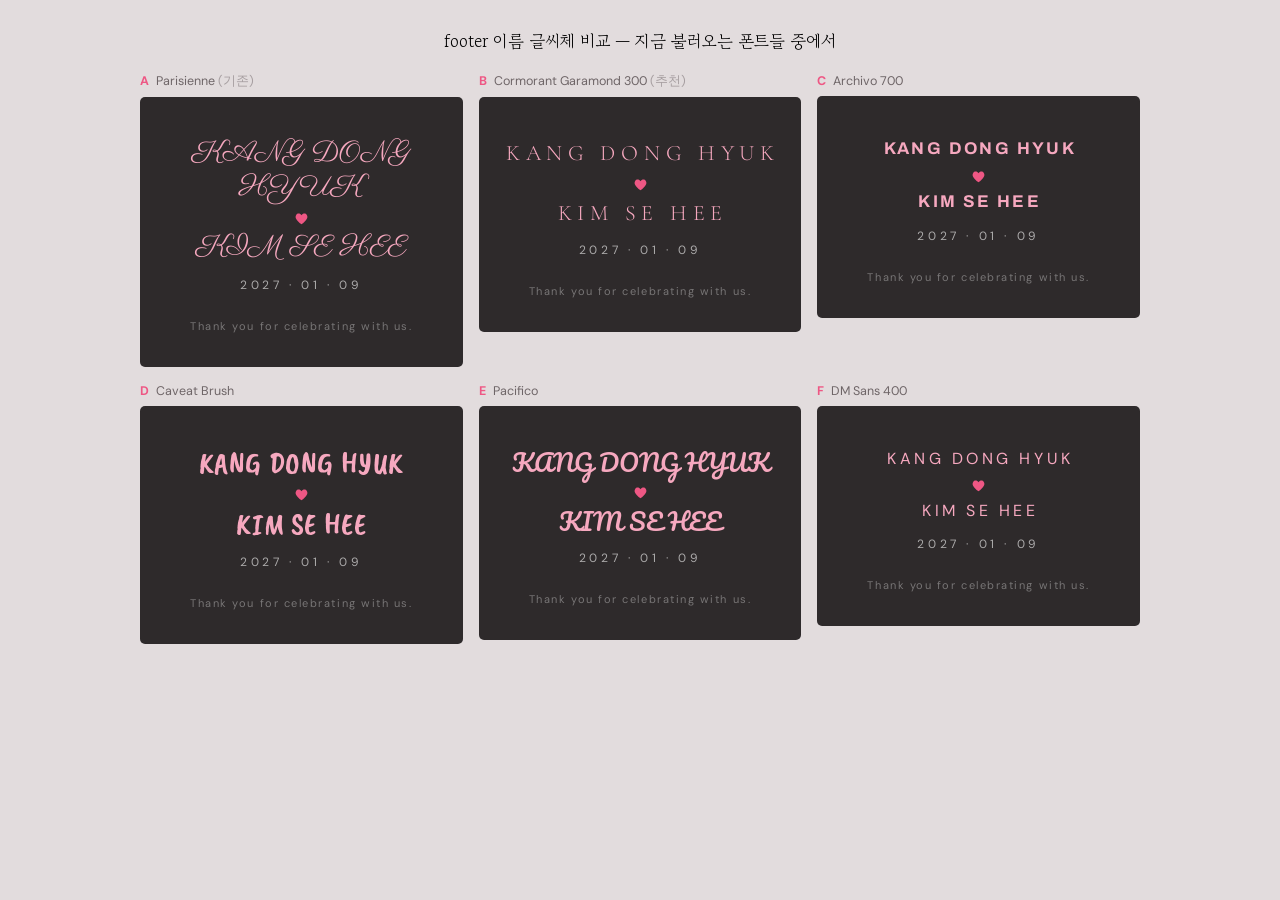
<file: 글씨체비교.html>
<!DOCTYPE html><html lang="ko"><head><meta charset="UTF-8">
<meta name="viewport" content="width=device-width,initial-scale=1">
<title>footer 글씨체 비교</title>
<link rel="preconnect" href="https://fonts.googleapis.com">
<link rel="preconnect" href="https://fonts.gstatic.com" crossorigin>
<link href="https://fonts.googleapis.com/css2?family=Archivo:wght@700&family=Caveat+Brush&family=Cormorant+Garamond:wght@300;400&family=DM+Sans:wght@400&family=Gowun+Batang&family=Pacifico&family=Parisienne&display=swap" rel="stylesheet">
<style>
 body{margin:0;padding:28px 16px 60px;background:#E2DCDD;font-family:'Gowun Batang',serif;}
 h1{max-width:1000px;margin:0 auto 20px;font-size:17px;font-weight:400;text-align:center;}
 .grid{display:flex;flex-wrap:wrap;gap:16px;max-width:1000px;margin:0 auto;}
 .card{flex:1 1 300px;}
 .lab{margin:0 0 7px;font-size:12.5px;color:#6E6567;font-family:'DM Sans',sans-serif;}
 .lab b{color:#EE5784;margin-right:4px;}
 .lab i{color:#A79FA1;font-style:normal;}
 .ft{background:#2E2A2B;color:#fff;text-align:center;padding:40px 20px 34px;border-radius:5px;}
 .names{margin:0;color:#F6A8BF;}
 .names span{display:block;}
 .names .h{display:block;width:15px;height:14px;margin:7px auto 6px;fill:#EE5784;}
 .date{margin:12px 0 0;font-family:'DM Sans',sans-serif;font-size:12px;letter-spacing:.3em;opacity:.6;}
 .copy{margin:26px 0 0;font-family:'DM Sans',sans-serif;font-size:11px;letter-spacing:.14em;opacity:.35;}
</style></head><body>
<h1>footer 이름 글씨체 비교 — 지금 불러오는 폰트들 중에서</h1>
<div class="grid">
  <div class="card">
    <p class="lab"><b>A</b> Parisienne <i>(기존)</i></p>
    <div class="ft">
      <p class="names" style="font-family:'Parisienne',cursive;font-size:28px;line-height:1.2;"><span>KANG DONG HYUK</span><svg viewBox="0 0 24 22" class="h"><path d="M12 21 C3.5 14.5 1 10 3.5 6 C5.6 2.7 10 3.2 12 6.5 C14 3.2 18.4 2.7 20.5 6 C23 10 20.5 14.5 12 21 Z"/></svg><span>KIM SE HEE</span></p>
      <p class="date">2027 · 01 · 09</p>
      <p class="copy">Thank you for celebrating with us.</p>
    </div>
  </div>
  <div class="card">
    <p class="lab"><b>B</b> Cormorant Garamond 300 <i>(추천)</i></p>
    <div class="ft">
      <p class="names" style="font-family:'Cormorant Garamond',serif;font-weight:300;font-size:22px;letter-spacing:.26em;text-indent:.26em;line-height:1.5;"><span>KANG DONG HYUK</span><svg viewBox="0 0 24 22" class="h"><path d="M12 21 C3.5 14.5 1 10 3.5 6 C5.6 2.7 10 3.2 12 6.5 C14 3.2 18.4 2.7 20.5 6 C23 10 20.5 14.5 12 21 Z"/></svg><span>KIM SE HEE</span></p>
      <p class="date">2027 · 01 · 09</p>
      <p class="copy">Thank you for celebrating with us.</p>
    </div>
  </div>
  <div class="card">
    <p class="lab"><b>C</b> Archivo 700</p>
    <div class="ft">
      <p class="names" style="font-family:'Archivo',sans-serif;font-weight:700;font-size:17px;letter-spacing:.14em;text-indent:.14em;line-height:1.55;"><span>KANG DONG HYUK</span><svg viewBox="0 0 24 22" class="h"><path d="M12 21 C3.5 14.5 1 10 3.5 6 C5.6 2.7 10 3.2 12 6.5 C14 3.2 18.4 2.7 20.5 6 C23 10 20.5 14.5 12 21 Z"/></svg><span>KIM SE HEE</span></p>
      <p class="date">2027 · 01 · 09</p>
      <p class="copy">Thank you for celebrating with us.</p>
    </div>
  </div>
  <div class="card">
    <p class="lab"><b>D</b> Caveat Brush</p>
    <div class="ft">
      <p class="names" style="font-family:'Caveat Brush',cursive;font-size:30px;letter-spacing:.02em;line-height:1.15;"><span>KANG DONG HYUK</span><svg viewBox="0 0 24 22" class="h"><path d="M12 21 C3.5 14.5 1 10 3.5 6 C5.6 2.7 10 3.2 12 6.5 C14 3.2 18.4 2.7 20.5 6 C23 10 20.5 14.5 12 21 Z"/></svg><span>KIM SE HEE</span></p>
      <p class="date">2027 · 01 · 09</p>
      <p class="copy">Thank you for celebrating with us.</p>
    </div>
  </div>
  <div class="card">
    <p class="lab"><b>E</b> Pacifico</p>
    <div class="ft">
      <p class="names" style="font-family:'Pacifico',cursive;font-size:24px;line-height:1.35;"><span>KANG DONG HYUK</span><svg viewBox="0 0 24 22" class="h"><path d="M12 21 C3.5 14.5 1 10 3.5 6 C5.6 2.7 10 3.2 12 6.5 C14 3.2 18.4 2.7 20.5 6 C23 10 20.5 14.5 12 21 Z"/></svg><span>KIM SE HEE</span></p>
      <p class="date">2027 · 01 · 09</p>
      <p class="copy">Thank you for celebrating with us.</p>
    </div>
  </div>
  <div class="card">
    <p class="lab"><b>F</b> DM Sans 400</p>
    <div class="ft">
      <p class="names" style="font-family:'DM Sans',sans-serif;font-size:16px;letter-spacing:.22em;text-indent:.22em;line-height:1.6;"><span>KANG DONG HYUK</span><svg viewBox="0 0 24 22" class="h"><path d="M12 21 C3.5 14.5 1 10 3.5 6 C5.6 2.7 10 3.2 12 6.5 C14 3.2 18.4 2.7 20.5 6 C23 10 20.5 14.5 12 21 Z"/></svg><span>KIM SE HEE</span></p>
      <p class="date">2027 · 01 · 09</p>
      <p class="copy">Thank you for celebrating with us.</p>
    </div>
  </div></div></body></html>
</file>
